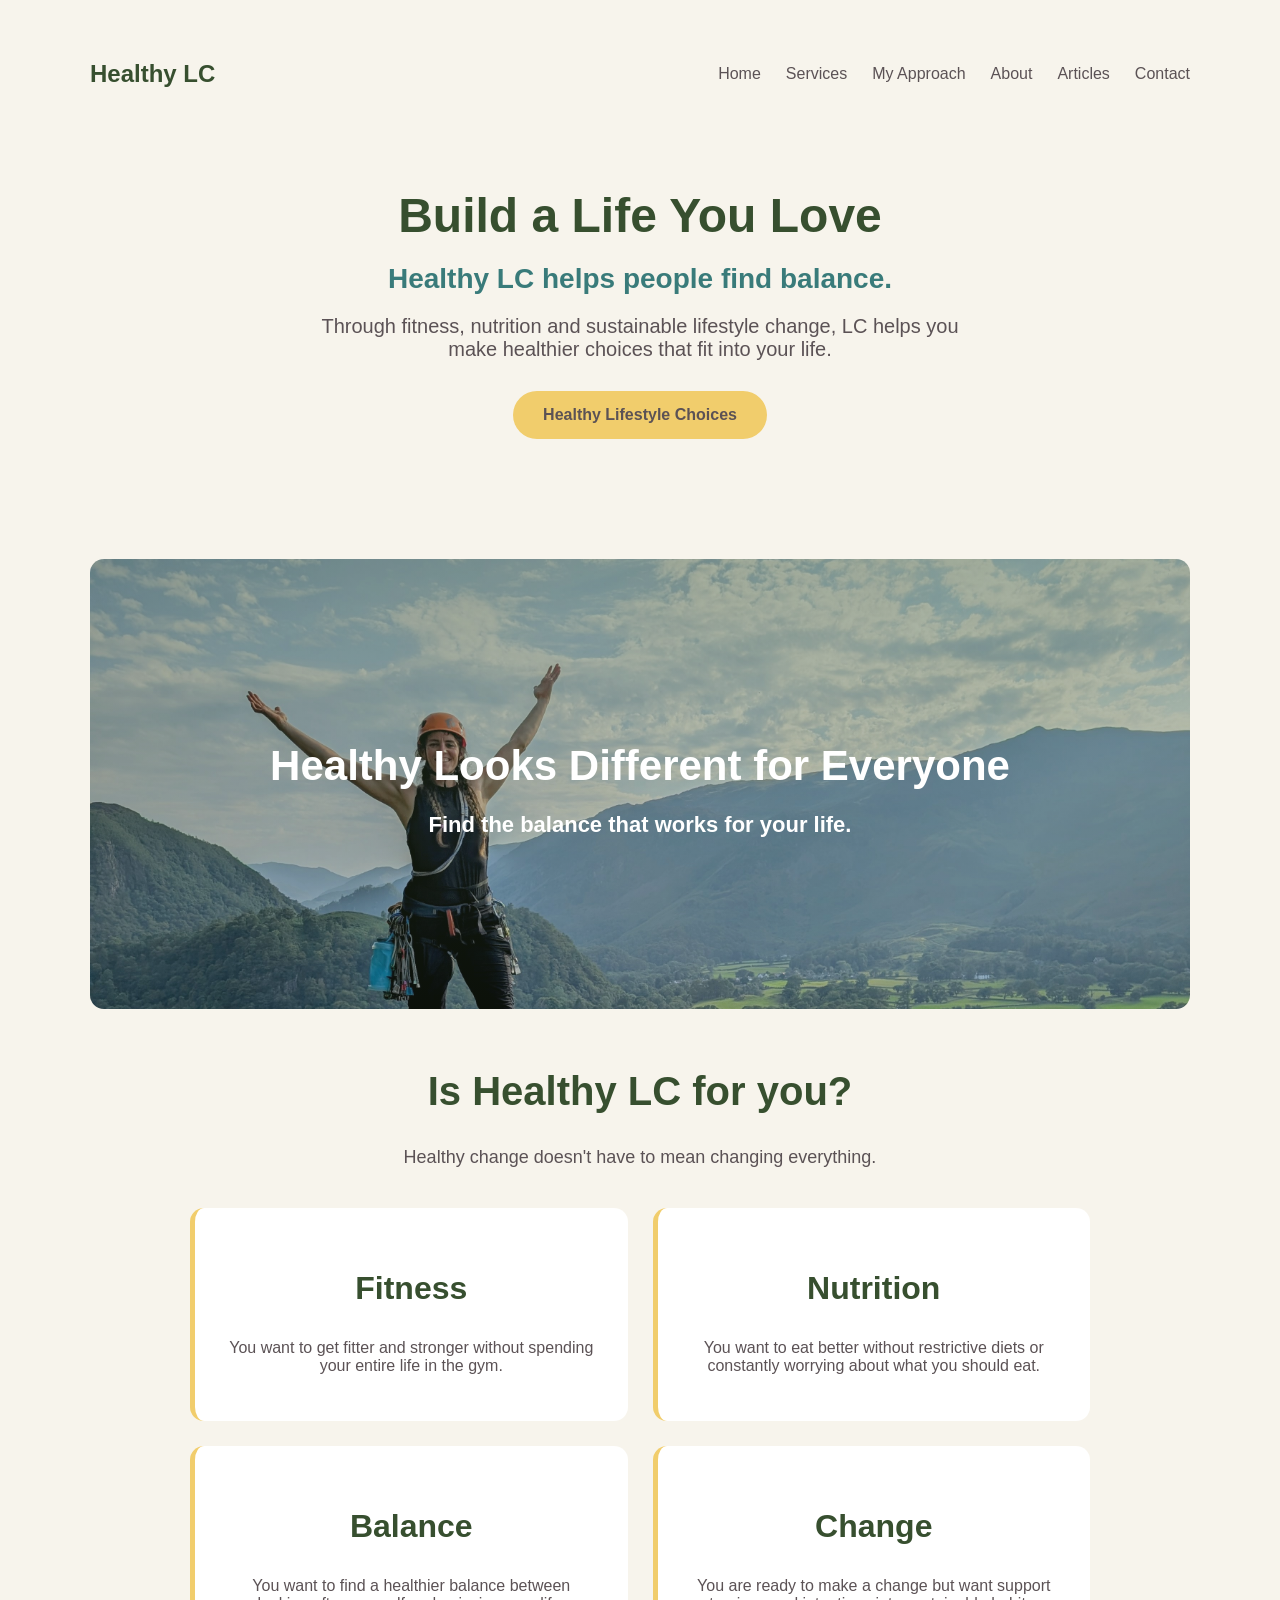
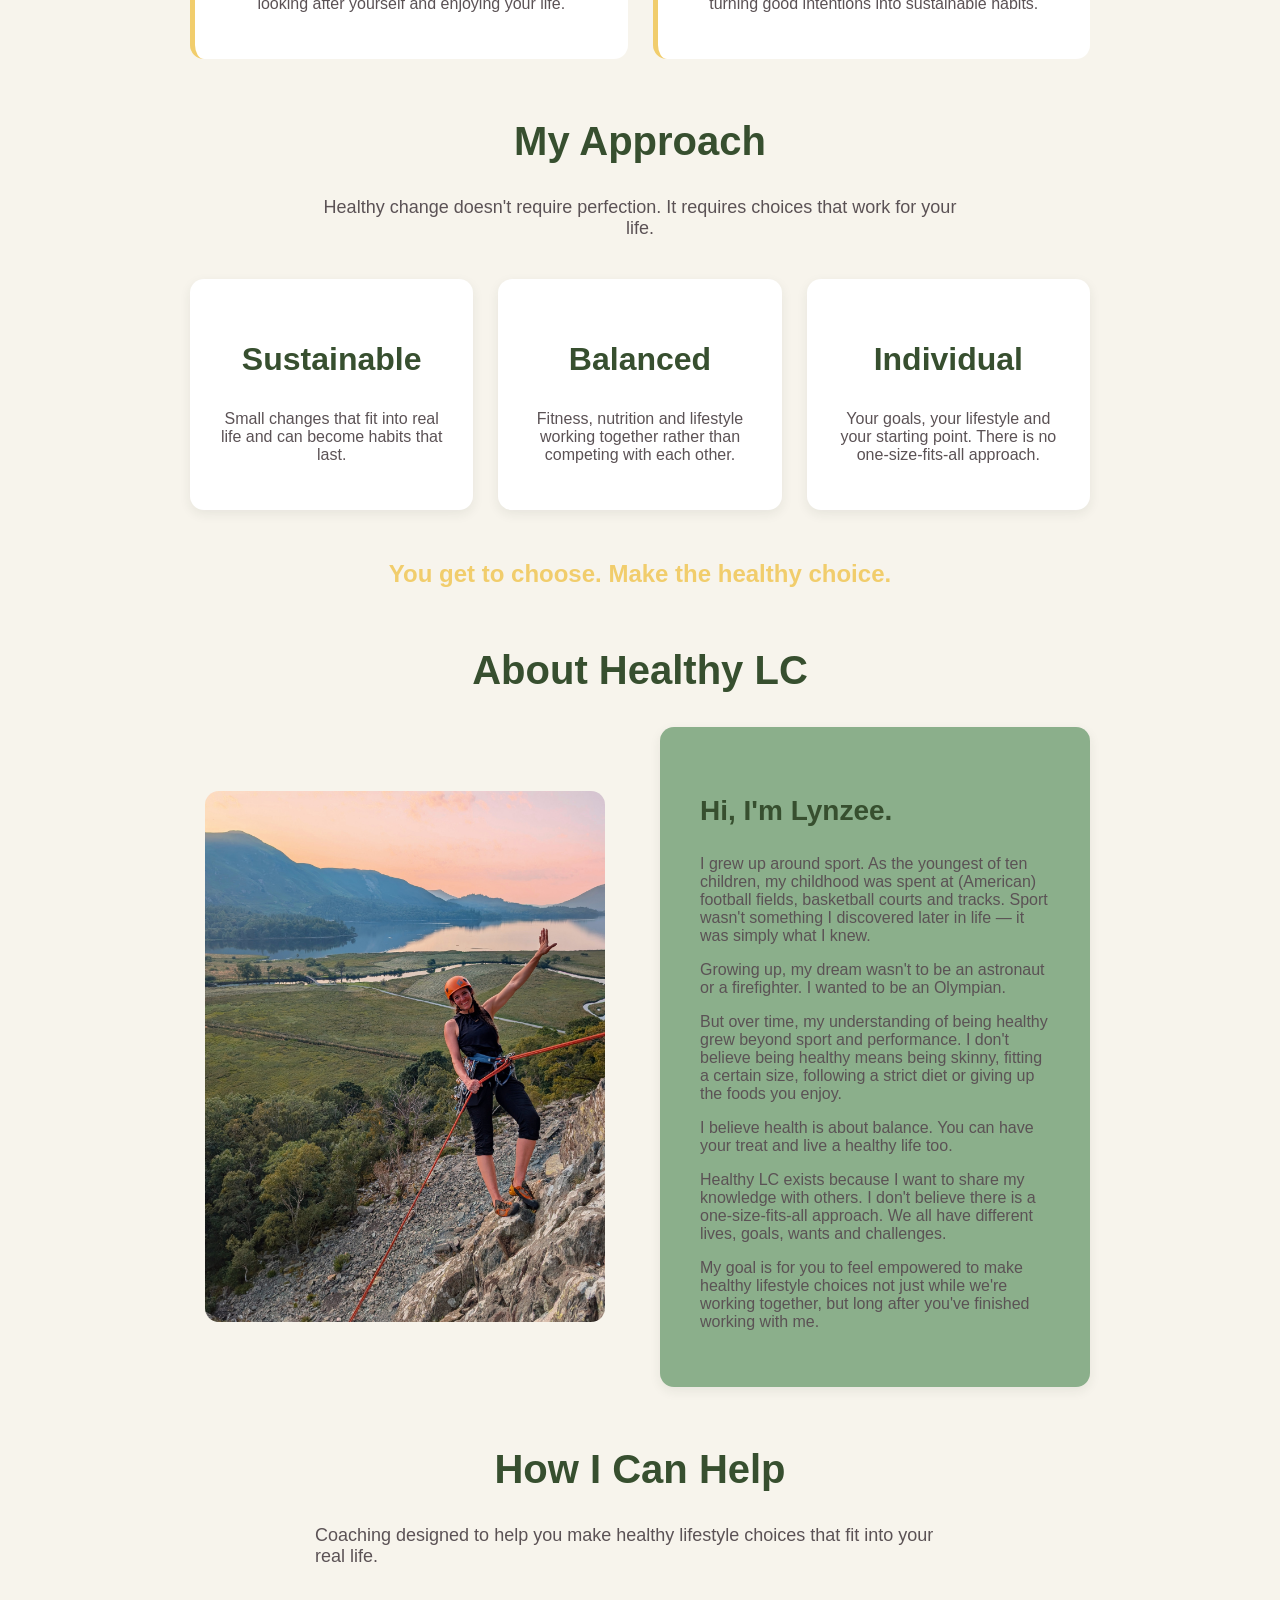
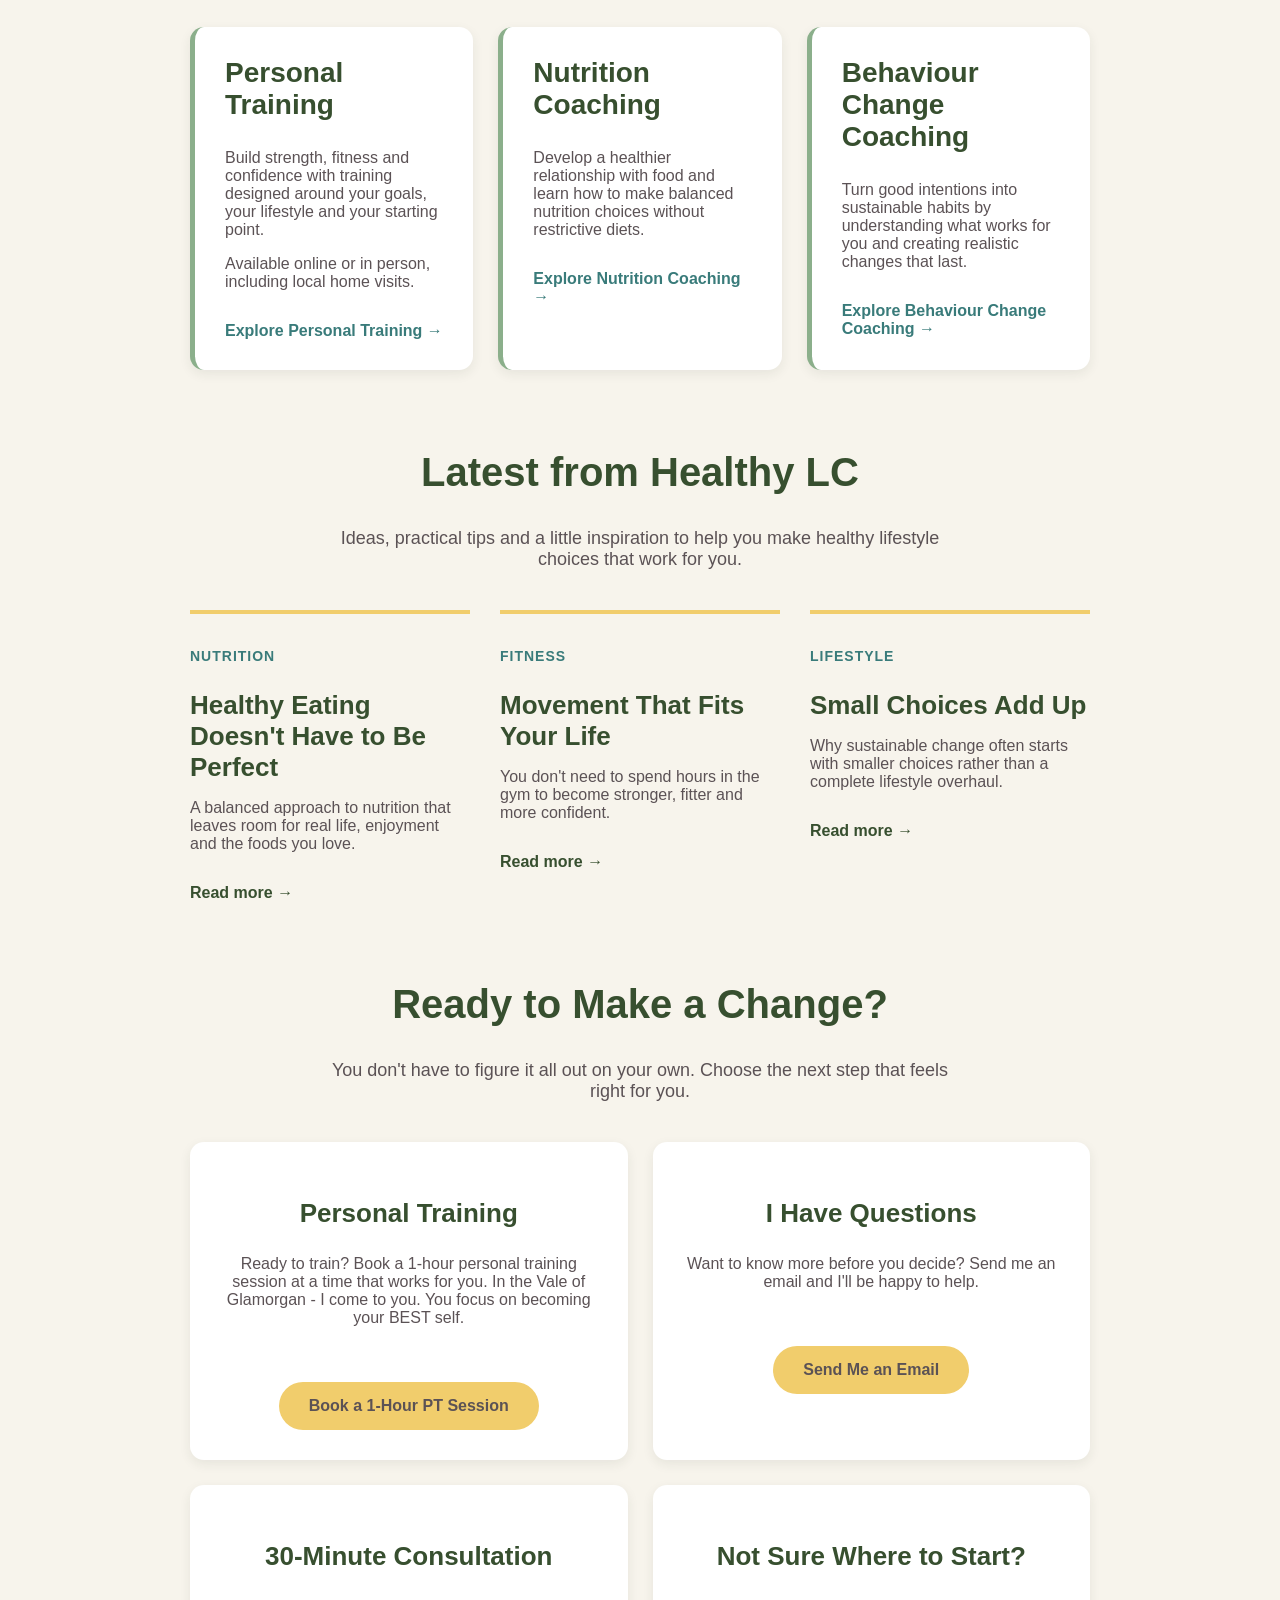
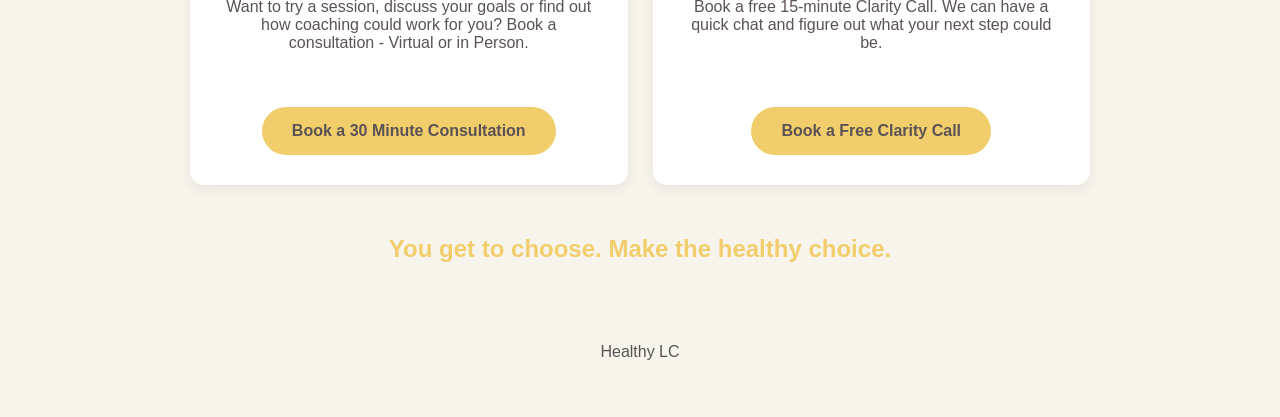
<file: index.html>
<!DOCTYPE html>
<html lang="en">
<head>
    <meta charset="UTF-8">
    <meta name="viewport" content="width=device-width, initial-scale=1.0">

    <title>Healthy LC | Personal Training, Nutrition & Lifestyle Coaching</title>
    <meta name="description" content="Healthy LC offers personal training, nutrition and behaviour change coaching to help you build sustainable healthy lifestyle choices that fit your life.">

    <link rel="stylesheet" href="css/style.css">

    <script type="application/ld+json">
{
    "@context": "https://schema.org",
    "@type": "ProfessionalService",
    "name": "Healthy LC",
    "url": "https://healthylc.com",
    "description": "Personal training, nutrition and behaviour change coaching focused on sustainable healthy lifestyle choices.",
    "areaServed": {
        "@type": "Place",
        "name": "Vale of Glamorgan"
    }
}
</script>
</head>

<body>

    <nav class="navbar">
        
        <a href="index.html" class="logo">Healthy LC</a>
        
        <div class="nav-links">

            <a href="index.html">Home</a>
            <a href="#services">Services</a>
            <a href="#approach">My Approach</a>
            <a href="#about">About</a>
            <a href="#articles">Articles</a>
            <a href="#contact">Contact</a>

        </div>
        
    </nav>
    <header>
        <h1>Build a Life You Love</h1>

        <p class="hero-statement">
            Healthy LC helps people find balance.
        </p>

        <p>
            Through fitness, nutrition and sustainable lifestyle change, LC helps you make healthier choices that fit into your life.
        </p>
        
        <a href="#services" class="cta-button">
            Healthy Lifestyle Choices
        </a> 
        
    </header>
    
    <main>

        <section class="lifestyle-banner">

    <div class="banner-content">
        
        <h2>Healthy Looks Different for Everyone</h2>

        <p>
            Find the balance that works for your life.
        </p>

    </div>

</section>

    <section id="who">

    <h2>Is Healthy LC for you?</h2>

    <p>
        Healthy change doesn't have to mean changing everything.
    </p>

    <div class="audience-grid">

        <div class="audience-card">
            <h3>Fitness</h3>
            <p>
                You want to get fitter and stronger without spending
                your entire life in the gym.
            </p>
        </div>

        <div class="audience-card">
            <h3>Nutrition</h3>
            <p>
                You want to eat better without restrictive diets
                or constantly worrying about what you should eat.
            </p>
        </div>

        <div class="audience-card">
            <h3>Balance</h3>
            <p>
                You want to find a healthier balance between
                looking after yourself and enjoying your life.
            </p>
        </div>

        <div class="audience-card">
            <h3>Change</h3>
            <p>
                You are ready to make a change but want support
                turning good intentions into sustainable habits.
            </p>
        </div>

    </div>
    </section>

<section id="approach">

    <h2>My Approach</h2>

    <p class="section-intro">
        Healthy change doesn't require perfection.
        It requires choices that work for your life.
    </p>

    <div class="approach-grid">

        <div class="approach-card">
            <h3>Sustainable</h3>
            <p>
                Small changes that fit into real life
                and can become habits that last.
            </p>
        </div>

        <div class="approach-card">
            <h3>Balanced</h3>
            <p>
                Fitness, nutrition and lifestyle working
                together rather than competing with each other.
            </p>
        </div>

        <div class="approach-card">
            <h3>Individual</h3>
            <p>
                Your goals, your lifestyle and your starting point.
                There is no one-size-fits-all approach.
            </p>
        </div>

    </div>

    <p class="approach-philosophy">
        You get to choose. Make the healthy choice.
    </p>
</section>


    
<section id="about">

    <h2>About Healthy LC</h2>

   <div class="about-content">

    <div class="about-image">
        <img src="images/Lynzee climbing - lake view.jpg" alt="Lynzee rock climbing in the Lake District">
    </div>

    <div class="about-text">

            <h3>Hi, I'm Lynzee.</h3>

            <p>
                I grew up around sport. As the youngest of ten children, my childhood was spent at (American) football fields, basketball courts and tracks. Sport wasn't something I discovered later in life — it was simply what I knew.
            </p>

            <p>
                Growing up, my dream wasn't to be an astronaut or a firefighter. I wanted to be an Olympian.
            </p>

            <p>
                But over time, my understanding of being healthy grew beyond sport and performance. I don't believe being healthy means being skinny, fitting a certain size, following a strict diet or giving up the foods you enjoy.
            </p>

            <p>
                I believe health is about balance. You can have your treat and live a healthy life too.
            </p>

            <p>
                Healthy LC exists because I want to share my knowledge with others. I don't believe there is a one-size-fits-all approach. We all have different lives, goals, wants and challenges.
            </p>

            <p>
                My goal is for you to feel empowered to make healthy
                lifestyle choices not just while we're working together,
                but long after you've finished working with me.
            </p>

        </div>

    </div>

</section>

    <section id="services">

    <h2>How I Can Help</h2>

    <p class="section-intro">
        Coaching designed to help you make healthy lifestyle choices
        that fit into your real life.
    </p>

    <div class="services-grid">

        <div class="service-card">
            <h3>Personal Training</h3>

            <p>
                Build strength, fitness and confidence with training
                designed around your goals, your lifestyle and your
                starting point.
            </p>

            <p>
                Available online or in person, including local
                home visits.
            </p>

            <a href="services/personal-training.html" class="service-link">
    Explore Personal Training →
</a>
        </div>

        <div class="service-card">
            <h3>Nutrition Coaching</h3>

            <p>
                Develop a healthier relationship with food and learn
                how to make balanced nutrition choices without
                restrictive diets.
            </p>

            <a href="services/nutrition-coaching.html" class="service-link">
    Explore Nutrition Coaching →
</a>
            
        </div>

        <div class="service-card">
            <h3>Behaviour Change Coaching</h3>

            <p>
                Turn good intentions into sustainable habits by
                understanding what works for you and creating
                realistic changes that last.
            </p>

            <a href="#contact" class="service-link">
                Explore Behaviour Change Coaching →
            </a>
        </div>

    </div>

</section>

<section id="articles">

    <h2> Latest from Healthy LC</h2>

    <p class="section-intro">
        Ideas, practical tips and a little inspiration to help you make healthy lifestyle choices that work for you.
    </p>

    <div class="articles-grid">

        <article class="article-preview">
            <p class="article-category">Nutrition</p>

            <h3>Healthy Eating Doesn't Have to Be Perfect</h3>

            <p>
                A balanced approach to nutrition that leaves room for real life, enjoyment and the foods you love.
            </p>

           <a href="articles/healthy-eating-doesnt-have-to-be-perfect.html"
   class="article-link"
   aria-label="Read Healthy Eating Doesn't Have to Be Perfect">
    Read more →
</a>

        </article>

        <article class="article-preview">
            <p class="article-category">Fitness</p>

            <h3>Movement That Fits Your Life</h3>

            <p>
                You don't need to spend hours in the gym to become stronger, fitter and more confident.
            </p>

            <a href="#"
   class="article-link"
   aria-label="Read Movement That Fits Your Life">
    Read more →
</a>
        </article>

        <article class="article-preview">
            <p class="article-category">Lifestyle</p>

            <h3>Small Choices Add Up</h3>

            <p>
                Why sustainable change often starts with smaller choices rather than a complete lifestyle overhaul.
            </p>

           <a href="#"
   class="article-link"
   aria-label="Read Small Choices Add Up">
    Read more →
</a>
        </article>
    </div>
</section>
    

<section id="contact">

    <h2>Ready to Make a Change?</h2>

    <p class="section-intro">
        You don't have to figure it all out on your own.
        Choose the next step that feels right for you.
    </p>

    <div class="contact-grid">

        <div class="contact-card">
    <h3>Personal Training</h3>

    <p>
        Ready to train? Book a 1-hour personal training
        session at a time that works for you. In the Vale of Glamorgan - I come to you. You focus on becoming your BEST self. 
    </p>

    <a href="https://calendar.app.google/BJjdGNmG5R8dEC5AA"
       class="cta-button"
       target="_blank"
       rel="noopener">
        Book a 1-Hour PT Session
    </a>
</div>


        <div class="contact-card">
            <h3>I Have Questions</h3>

            <p>
                Want to know more before you decide?
                Send me an email and I'll be happy to help.
            </p>

           <a href="mailto:lynzeecrosland@healthylc.com?subject=Healthy%20LC%20Enquiry" class="cta-button">
    Send Me an Email
</a>
        </div>

        <div class="contact-card">
    <h3>30-Minute Consultation</h3>

    <p>
        Want to try a session, discuss your goals or find out how
        coaching could work for you? Book a consultation - Virtual or in Person. 
    </p>

    <a href="https://calendar.app.google/MZbb2FypmEGZ3QE39"
       class="cta-button"
       target="_blank"
       rel="noopener">
        Book a 30 Minute Consultation
    </a>
</div>


        <div class="contact-card">
    <h3>Not Sure Where to Start?</h3>

    <p>
        Book a free 15-minute Clarity Call.
        We can have a quick chat and figure out
        what your next step could be.
    </p>

    <a href="https://calendar.app.google/hA4MZDWk83xb7VYh6"
       class="cta-button"
       target="_blank"
       rel="noopener">
        Book a Free Clarity Call
    </a>
</div>

    </div>

    <p class="contact-philosophy">
        You get to choose. Make the healthy choice.
    </p>

</section>
        </main>

    
    <footer>
        <p>Healthy LC</p>
    </footer>
    
</body>
</html>
</file>
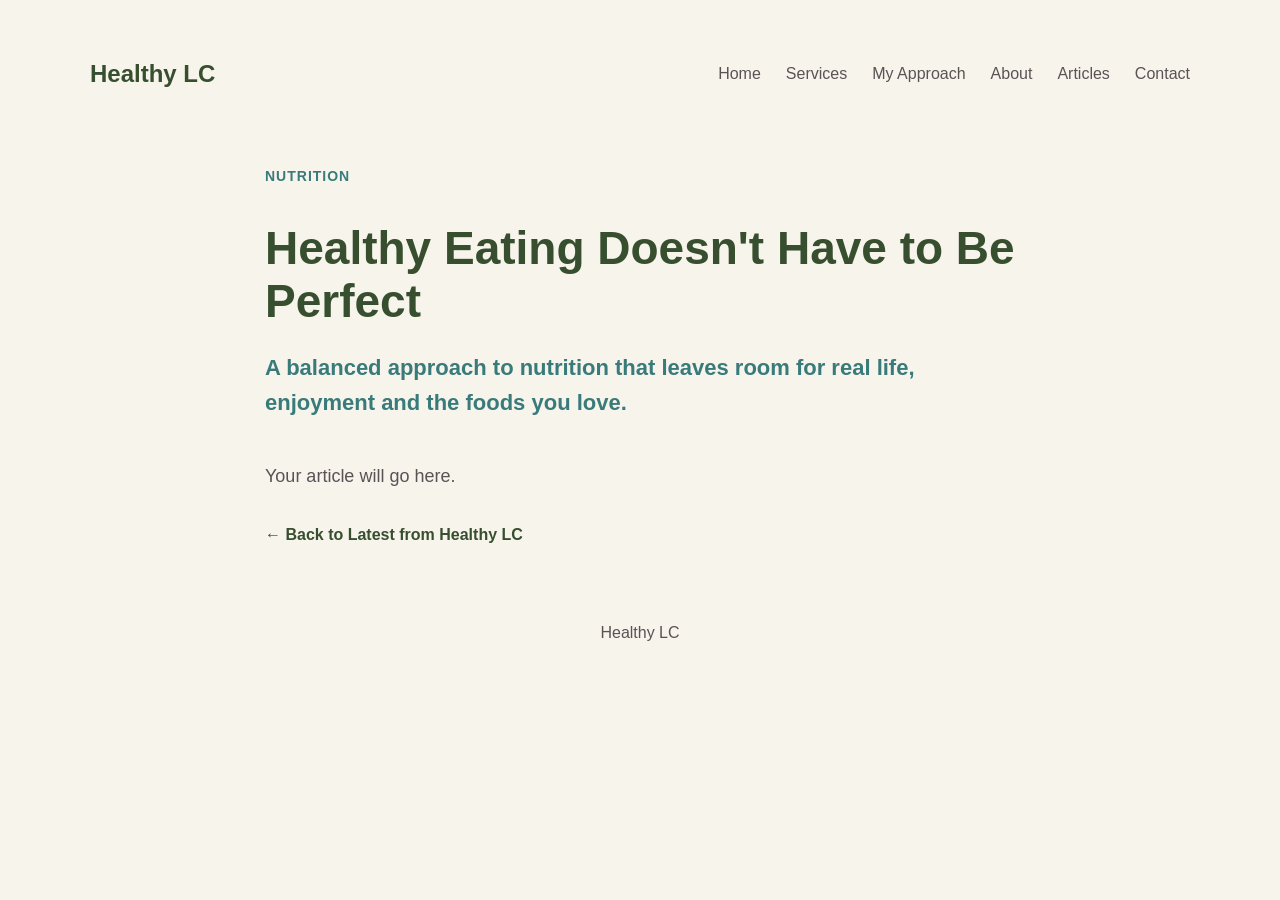
<file: articles/healthy eating doesn't have to be perfect.html>
<!DOCTYPE html>
<html lang="en">

<head>
    <meta charset="UTF-8">
    <meta name="viewport" content="width=device-width, initial-scale=1.0">

    <title>Healthy Eating Doesn't Have to Be Perfect | Healthy LC</title>

    <link rel="stylesheet" href="../css/style.css">
</head>

<body>

    <nav class="navbar">

        <a href="../index.html" class="logo">Healthy LC</a>

        <div class="nav-links">
            <a href="../index.html">Home</a>
            <a href="../index.html#services">Services</a>
            <a href="../index.html#approach">My Approach</a>
            <a href="../index.html#about">About</a>
            <a href="../index.html#articles">Articles</a>
            <a href="../index.html#contact">Contact</a>
        </div>

    </nav>

    <main>

        <article class="full-article">

            <p class="article-category">Nutrition</p>

            <h1>Healthy Eating Doesn't Have to Be Perfect</h1>

            <p class="article-intro">
                A balanced approach to nutrition that leaves room
                for real life, enjoyment and the foods you love.
            </p>

            <p>
                Your article will go here.
            </p>

            <a href="../index.html#articles" class="article-link">
                ← Back to Latest from Healthy LC
            </a>

        </article>

    </main>

    <footer>
        <p>Healthy LC</p>
    </footer>

</body>

</html>
</file>
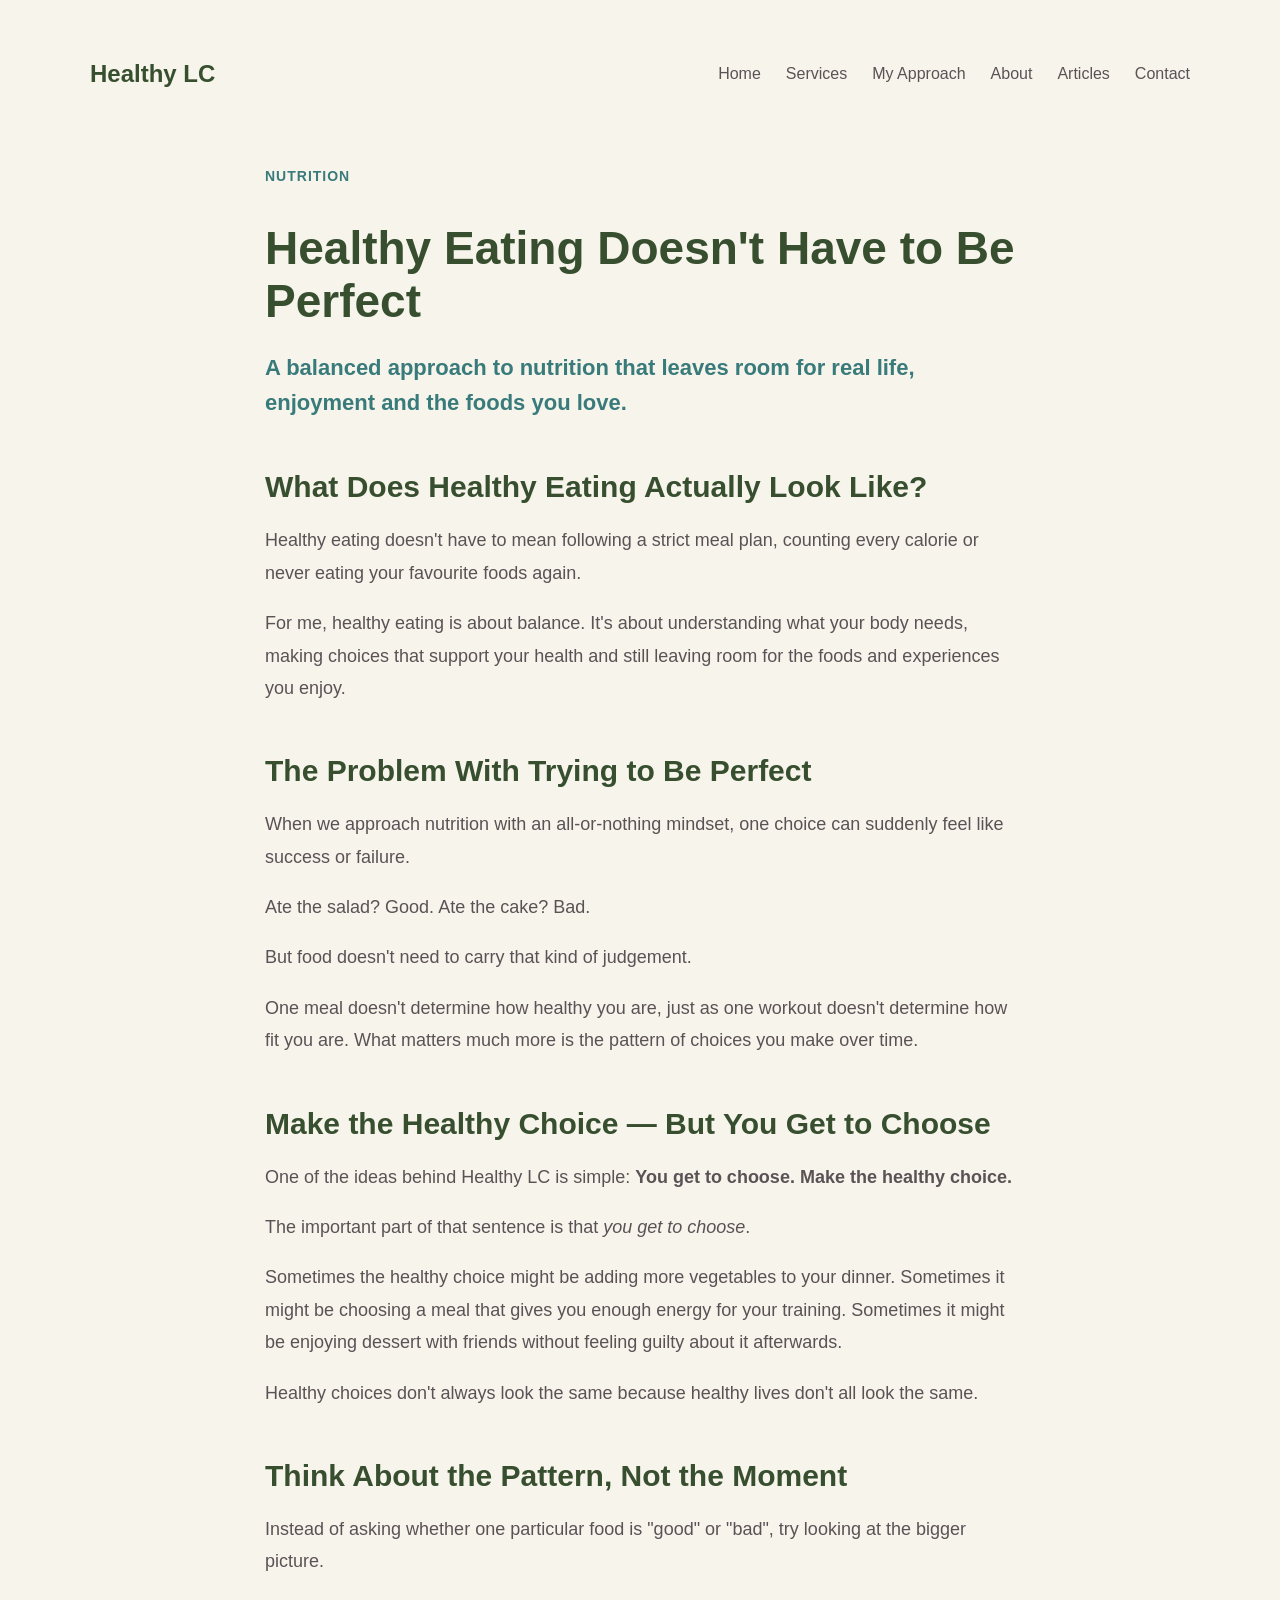
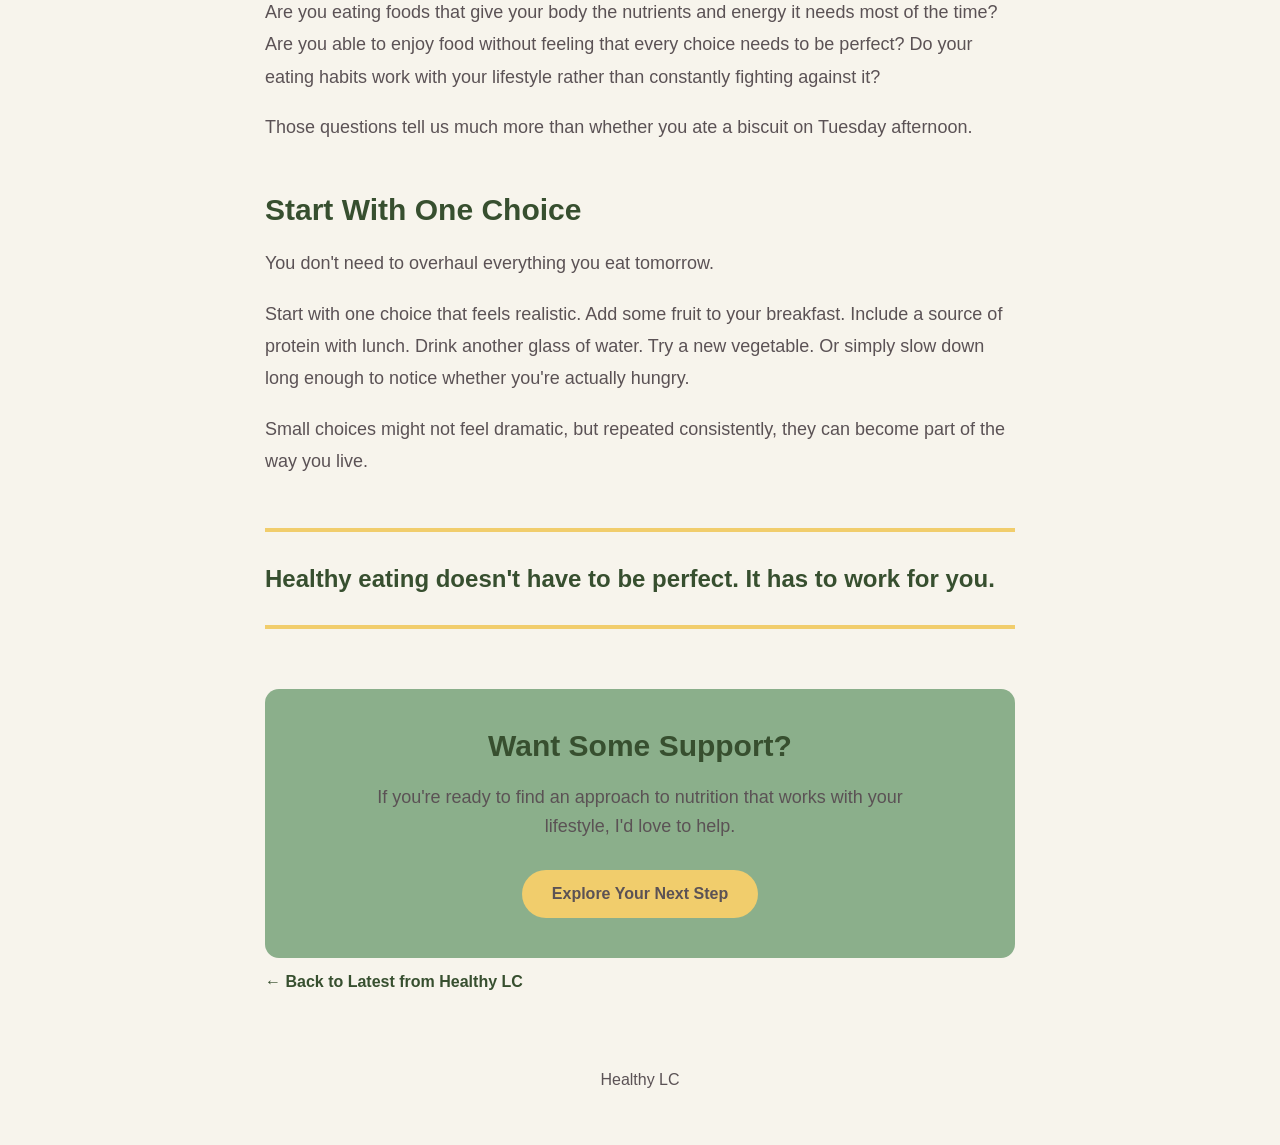
<file: articles/healthy-eating-doesnt-have-to-be-perfect.html>
<!DOCTYPE html>
<html lang="en">

<head>
    <meta charset="UTF-8">
    <meta name="viewport" content="width=device-width, initial-scale=1.0">

<title>Healthy Eating Doesn't Have to Be Perfect | Healthy LC</title>

<meta name="description" content="Healthy eating doesn't require perfection. Explore a balanced approach to nutrition, sustainable choices and enjoying food without an all-or-nothing mindset.">
    <link rel="stylesheet" href="../css/style.css">
</head>

<body>

    <nav class="navbar">

        <a href="../index.html" class="logo">Healthy LC</a>

        <div class="nav-links">
            <a href="../index.html">Home</a>
            <a href="../index.html#services">Services</a>
            <a href="../index.html#approach">My Approach</a>
            <a href="../index.html#about">About</a>
            <a href="../index.html#articles">Articles</a>
            <a href="../index.html#contact">Contact</a>
        </div>

    </nav>

    <main>

        <article class="full-article">

            <p class="article-category">Nutrition</p>

            <h1>Healthy Eating Doesn't Have to Be Perfect</h1>

            <p class="article-intro">
                A balanced approach to nutrition that leaves room
                for real life, enjoyment and the foods you love.
            </p>

            <h2>What Does Healthy Eating Actually Look Like?</h2>

<p>
    Healthy eating doesn't have to mean following a strict meal plan,
    counting every calorie or never eating your favourite foods again.
</p>

<p>
    For me, healthy eating is about balance. It's about understanding
    what your body needs, making choices that support your health and
    still leaving room for the foods and experiences you enjoy.
</p>

<h2>The Problem With Trying to Be Perfect</h2>

<p>
    When we approach nutrition with an all-or-nothing mindset, one
    choice can suddenly feel like success or failure.
</p>

<p>
    Ate the salad? Good.
    Ate the cake? Bad.
</p>

<p>
    But food doesn't need to carry that kind of judgement.
</p>

<p>
    One meal doesn't determine how healthy you are, just as one workout
    doesn't determine how fit you are. What matters much more is the
    pattern of choices you make over time.
</p>

<h2>Make the Healthy Choice — But You Get to Choose</h2>

<p>
    One of the ideas behind Healthy LC is simple:
    <strong>You get to choose. Make the healthy choice.</strong>
</p>

<p>
    The important part of that sentence is that <em>you get to choose</em>.
</p>

<p>
    Sometimes the healthy choice might be adding more vegetables to your
    dinner. Sometimes it might be choosing a meal that gives you enough
    energy for your training. Sometimes it might be enjoying dessert with
    friends without feeling guilty about it afterwards.
</p>

<p>
    Healthy choices don't always look the same because healthy lives
    don't all look the same.
</p>

<h2>Think About the Pattern, Not the Moment</h2>

<p>
    Instead of asking whether one particular food is "good" or "bad",
    try looking at the bigger picture.
</p>

<p>
    Are you eating foods that give your body the nutrients and energy
    it needs most of the time? Are you able to enjoy food without feeling
    that every choice needs to be perfect? Do your eating habits work
    with your lifestyle rather than constantly fighting against it?
</p>

<p>
    Those questions tell us much more than whether you ate a biscuit
    on Tuesday afternoon.
</p>

<h2>Start With One Choice</h2>

<p>
    You don't need to overhaul everything you eat tomorrow.
</p>

<p>
    Start with one choice that feels realistic. Add some fruit to your
    breakfast. Include a source of protein with lunch. Drink another
    glass of water. Try a new vegetable. Or simply slow down long enough
    to notice whether you're actually hungry.
</p>

<p>
    Small choices might not feel dramatic, but repeated consistently,
    they can become part of the way you live.
</p>

<p class="article-closing">
    Healthy eating doesn't have to be perfect. It has to work for you.
</p>

<div class="article-cta">

    <h2>Want Some Support?</h2>

    <p>
        If you're ready to find an approach to nutrition that works
        with your lifestyle, I'd love to help.
    </p>

    <a href="../index.html#contact" class="cta-button">
        Explore Your Next Step
    </a>

</div>

            <a href="../index.html#articles" class="article-link">
                ← Back to Latest from Healthy LC
            </a>

        </article>

    </main>

    <footer>
        <p>Healthy LC</p>
    </footer>

</body>

</html>
</file>
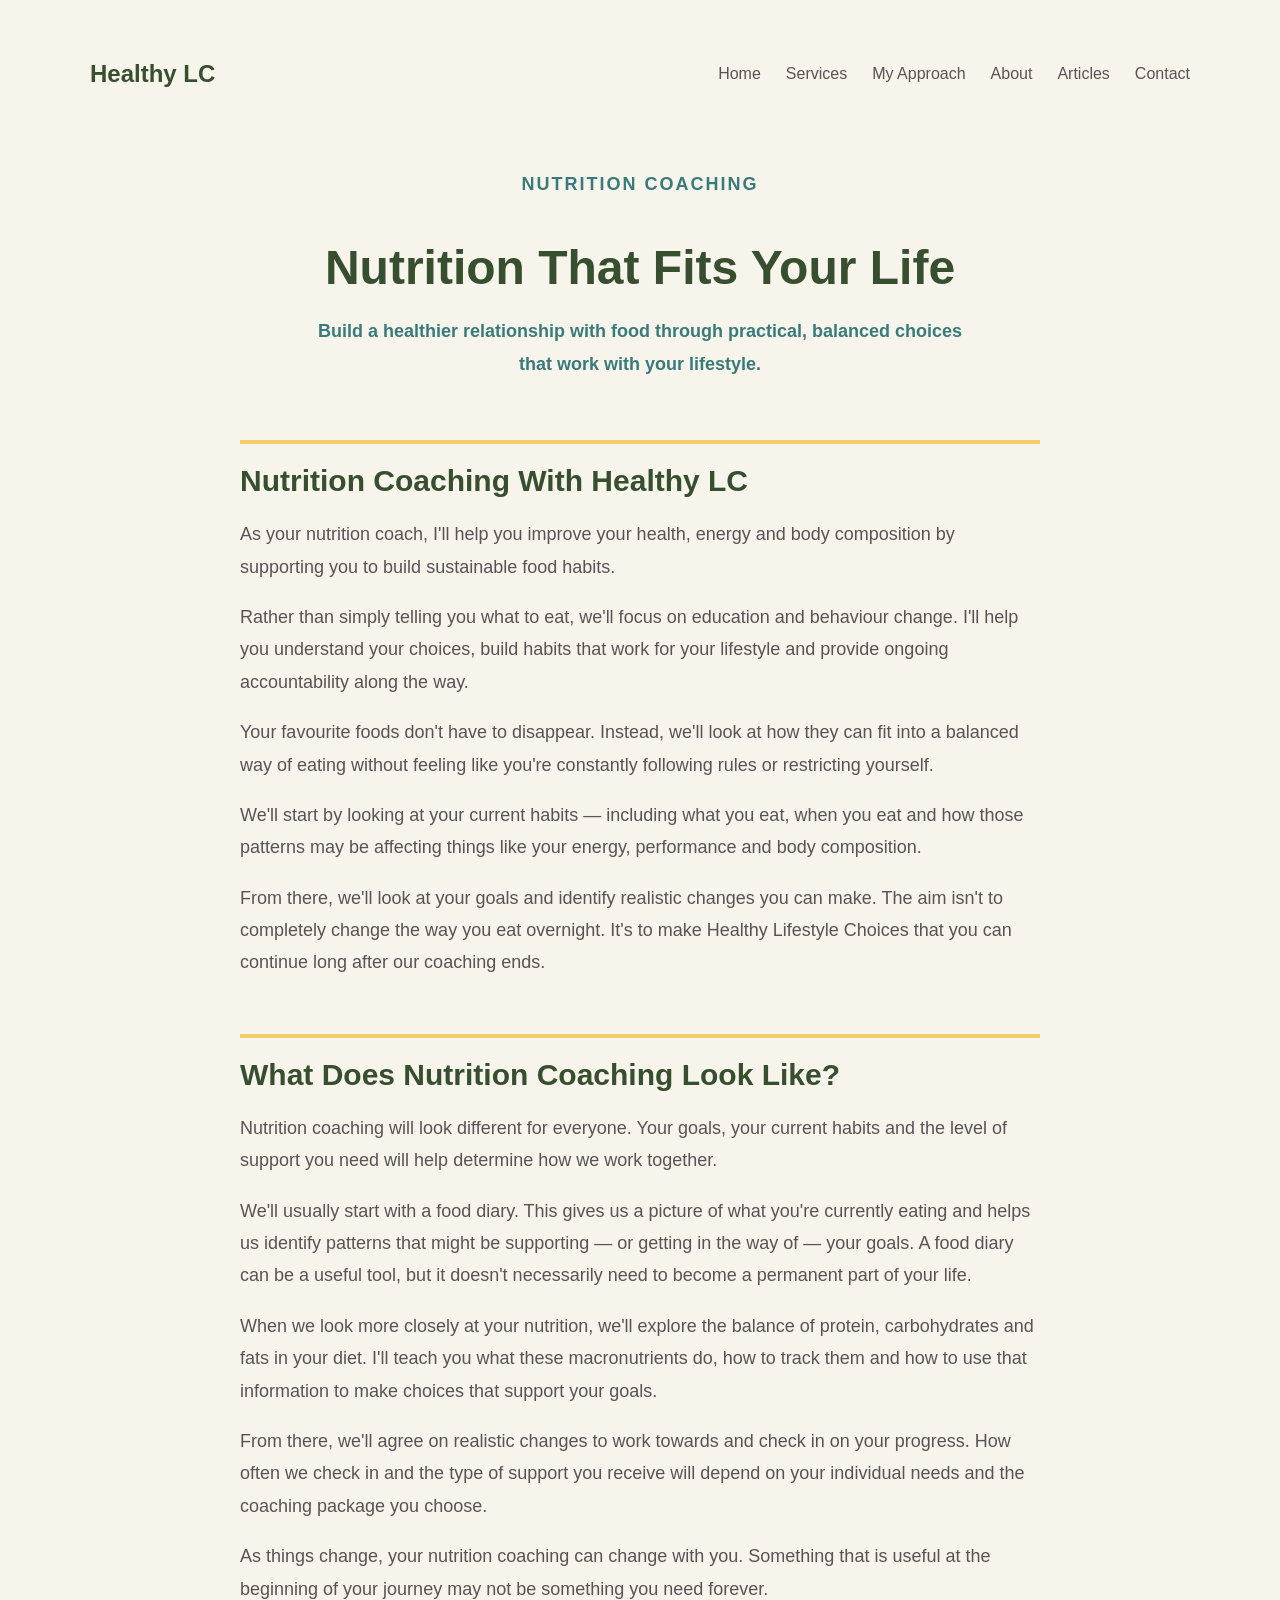
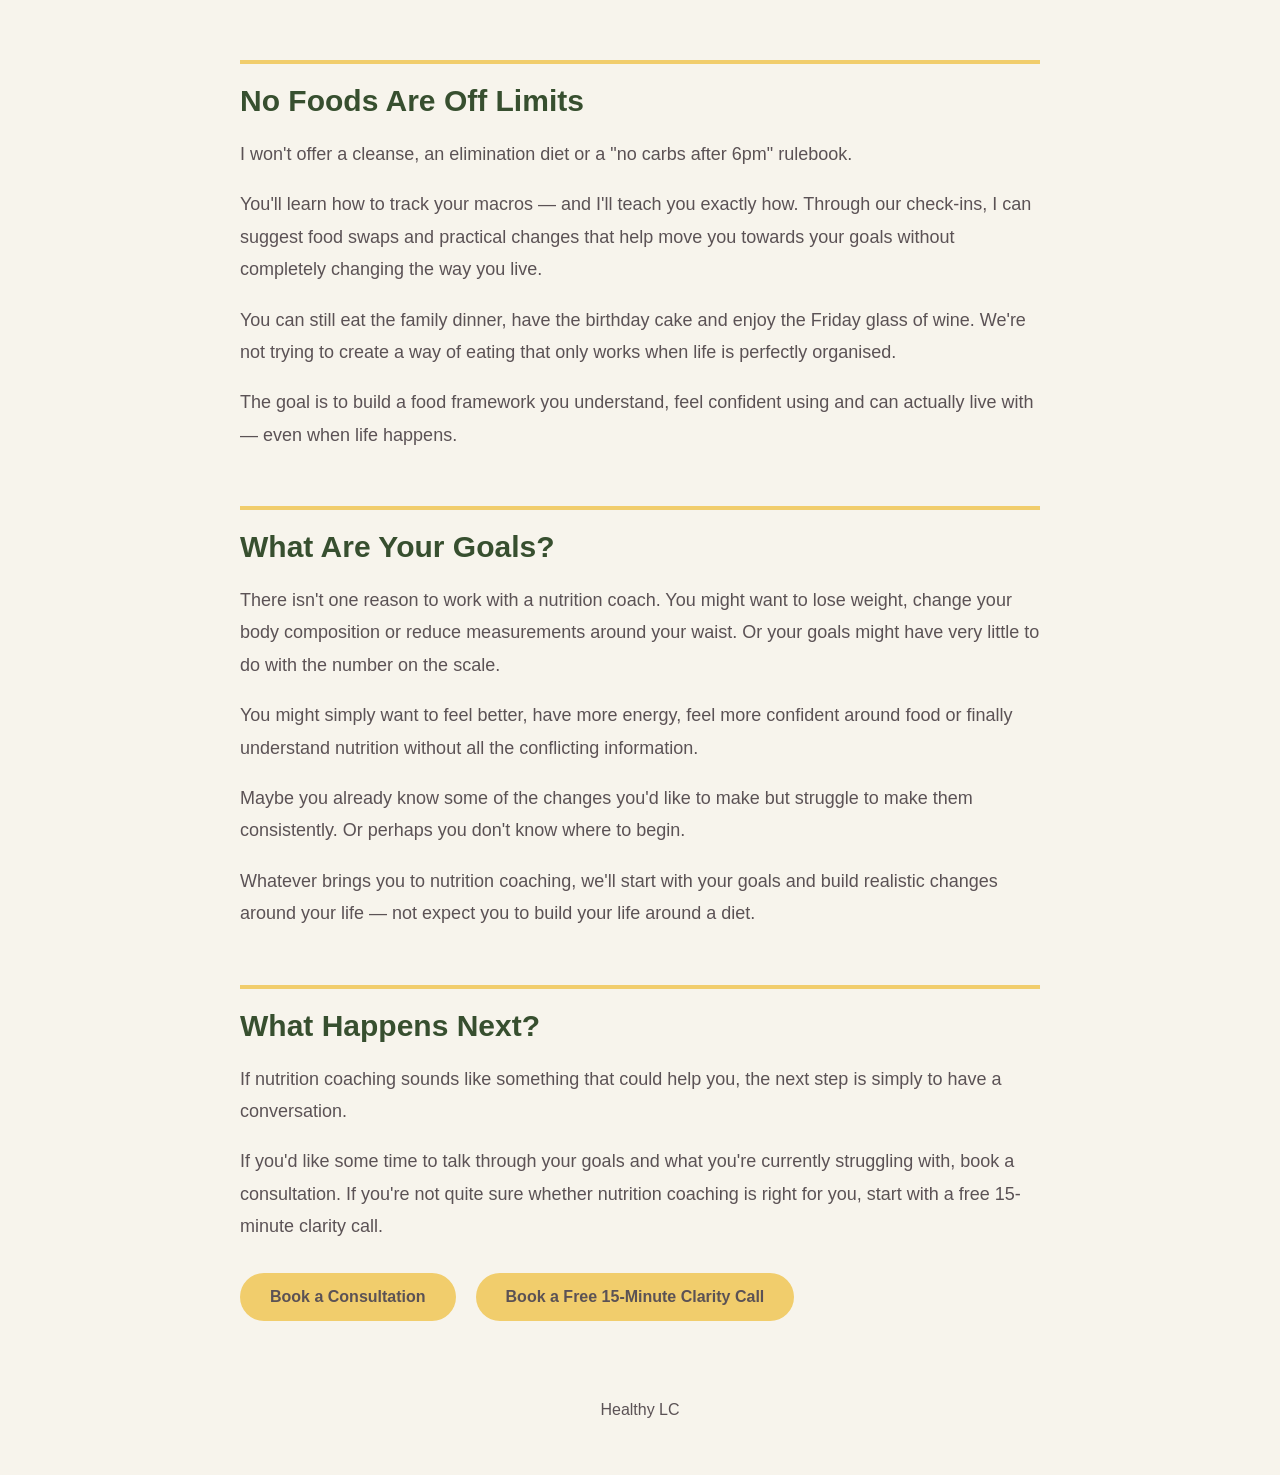
<file: services/nutrition-coaching.html>
<!DOCTYPE html>
<html lang="en">

<head>
    <meta charset="UTF-8">
    <meta name="viewport" content="width=device-width, initial-scale=1.0">

   <title>Nutrition Coaching | Healthy LC</title>

<meta name="description" content="Nutrition coaching with Healthy LC to help you build balanced, sustainable eating habits that work with your lifestyle.">
    <link rel="stylesheet" href="../css/style.css">
</head>

<body>

    <nav class="navbar">

        <a href="../index.html" class="logo">Healthy LC</a>

        <div class="nav-links">
            <a href="../index.html">Home</a>
            <a href="../index.html#services">Services</a>
            <a href="../index.html#approach">My Approach</a>
            <a href="../index.html#about">About</a>
            <a href="../index.html#articles">Articles</a>
            <a href="../index.html#contact">Contact</a>
        </div>

    </nav>

    <main>

        <section class="service-page">

    <p class="service-category">NUTRITION COACHING</p>

    <h1>Nutrition That Fits Your Life</h1>

    <p class="service-intro">
        Build a healthier relationship with food through practical,
        balanced choices that work with your lifestyle.
    </p>

          <h2>Nutrition Coaching With Healthy LC</h2>

<p>
    As your nutrition coach, I'll help you improve your health, energy
    and body composition by supporting you to build sustainable food habits.
</p>

<p>
    Rather than simply telling you what to eat, we'll focus on education
    and behaviour change. I'll help you understand your choices, build
    habits that work for your lifestyle and provide ongoing accountability
    along the way.
</p>

<p>
    Your favourite foods don't have to disappear. Instead, we'll look at
    how they can fit into a balanced way of eating without feeling like
    you're constantly following rules or restricting yourself.
</p>

<p>
    We'll start by looking at your current habits — including what you eat,
    when you eat and how those patterns may be affecting things like your
    energy, performance and body composition.
</p>

<p>
    From there, we'll look at your goals and identify realistic changes
    you can make. The aim isn't to completely change the way you eat
    overnight. It's to make Healthy Lifestyle Choices that you can
    continue long after our coaching ends.
</p>

          <h2>What Does Nutrition Coaching Look Like?</h2>

<p>
    Nutrition coaching will look different for everyone. Your goals,
    your current habits and the level of support you need will help
    determine how we work together.
</p>

<p>
    We'll usually start with a food diary. This gives us a picture of
    what you're currently eating and helps us identify patterns that
    might be supporting — or getting in the way of — your goals.
    A food diary can be a useful tool, but it doesn't necessarily need
    to become a permanent part of your life.
</p>

<p>
    When we look more closely at your nutrition, we'll explore the
    balance of protein, carbohydrates and fats in your diet. I'll teach
    you what these macronutrients do, how to track them and how to use
    that information to make choices that support your goals.
</p>

<p>
    From there, we'll agree on realistic changes to work towards and
    check in on your progress. How often we check in and the type of
    support you receive will depend on your individual needs and the
    coaching package you choose.
</p>

<p>
    As things change, your nutrition coaching can change with you.
    Something that is useful at the beginning of your journey may not
    be something you need forever.
</p>

          <h2>No Foods Are Off Limits</h2>

<p>
    I won't offer a cleanse, an elimination diet or a "no carbs after 6pm"
    rulebook.
</p>

<p>
    You'll learn how to track your macros — and I'll teach you exactly
    how. Through our check-ins, I can suggest food swaps and practical
    changes that help move you towards your goals without completely
    changing the way you live.
</p>

<p>
    You can still eat the family dinner, have the birthday cake and enjoy
    the Friday glass of wine. We're not trying to create a way of eating
    that only works when life is perfectly organised.
</p>

<p>
    The goal is to build a food framework you understand, feel confident
    using and can actually live with — even when life happens.
</p>

          <h2>What Are Your Goals?</h2>

<p>
    There isn't one reason to work with a nutrition coach. You might want
    to lose weight, change your body composition or reduce measurements
    around your waist. Or your goals might have very little to do with
    the number on the scale.
</p>

<p>
    You might simply want to feel better, have more energy, feel more
    confident around food or finally understand nutrition without all
    the conflicting information.
</p>

<p>
    Maybe you already know some of the changes you'd like to make but
    struggle to make them consistently. Or perhaps you don't know where
    to begin.
</p>

<p>
    Whatever brings you to nutrition coaching, we'll start with your
    goals and build realistic changes around your life — not expect you
    to build your life around a diet.
</p>
          <h2>What Happens Next?</h2>

<p>
    If nutrition coaching sounds like something that could help you,
    the next step is simply to have a conversation.
</p>

<p>
    If you'd like some time to talk through your goals and what you're
    currently struggling with, book a consultation. If you're not quite
    sure whether nutrition coaching is right for you, start with a free
    15-minute clarity call.
</p>

<div class="service-actions">

    <a href="https://calendar.app.google/MZbb2FypmEGZ3QE39"
       class="cta-button"
       target="_blank"
       rel="noopener">
        Book a Consultation
    </a>

    <a href="https://calendar.app.google/hA4MZDWk83xb7VYh6"
       class="cta-button"
       target="_blank"
       rel="noopener">
        Book a Free 15-Minute Clarity Call
    </a>

</div>

          
    </main>

    <footer>
        <p>Healthy LC</p>
    </footer>

</body>

</html>
</file>
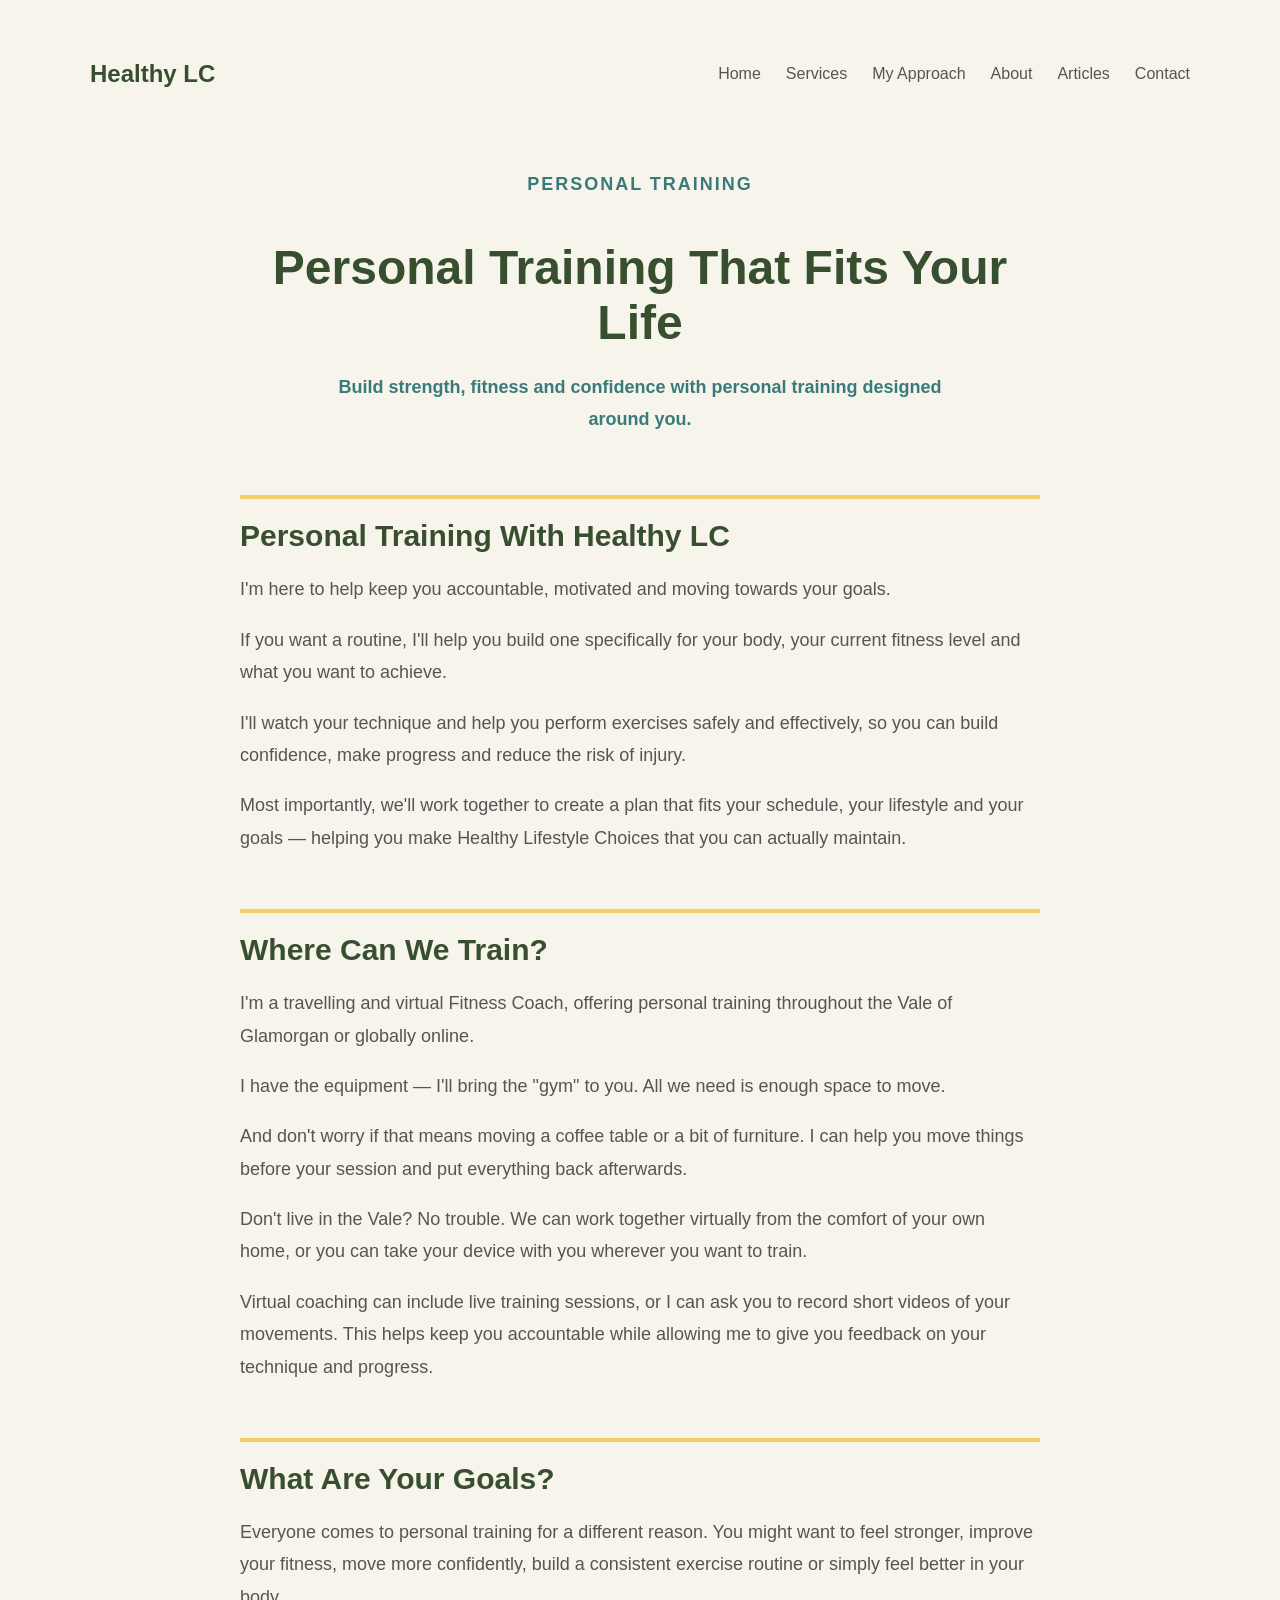
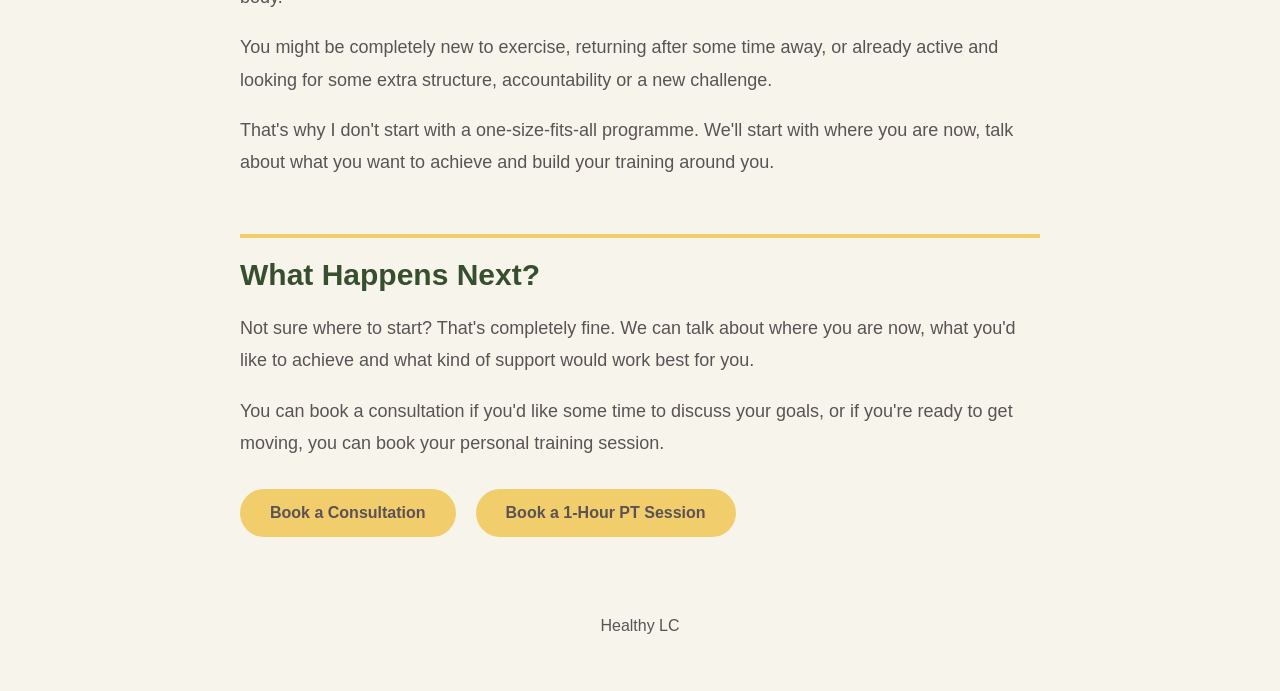
<file: services/personal-training.html>
<!DOCTYPE html>
<html lang="en">

<head>
    <meta charset="UTF-8">
    <meta name="viewport" content="width=device-width, initial-scale=1.0">

    <title>Personal Training in the Vale of Glamorgan | Healthy LC</title>

    <meta name="description" content="Personal training with Healthy LC in the Vale of Glamorgan or online, with individual coaching designed around your goals, lifestyle and starting point.">

    <link rel="stylesheet" href="../css/style.css">
</head>

<body>

    <nav class="navbar">

        <a href="../index.html" class="logo">Healthy LC</a>

        <div class="nav-links">
            <a href="../index.html">Home</a>
            <a href="../index.html#services">Services</a>
            <a href="../index.html#approach">My Approach</a>
            <a href="../index.html#about">About</a>
            <a href="../index.html#articles">Articles</a>
            <a href="../index.html#contact">Contact</a>
        </div>

    </nav>

    <main>

        <section class="service-page">

            <p class="service-category">PERSONAL TRAINING</p>

            <h1>Personal Training That Fits Your Life</h1>

            <p class="service-intro">
                Build strength, fitness and confidence with personal
                training designed around you.
            </p>
          
<h2>Personal Training With Healthy LC</h2>

<p>
    I'm here to help keep you accountable, motivated and moving towards your goals.
</p>

<p>
    If you want a routine, I'll help you build one specifically for your body,
    your current fitness level and what you want to achieve.
</p>

<p>
    I'll watch your technique and help you perform exercises safely and effectively,
    so you can build confidence, make progress and reduce the risk of injury.
</p>

<p>
    Most importantly, we'll work together to create a plan that fits your schedule,
    your lifestyle and your goals — helping you make Healthy Lifestyle Choices
    that you can actually maintain.
</p>

          <h2>Where Can We Train?</h2>

<p>
    I'm a travelling and virtual Fitness Coach, offering personal training
    throughout the Vale of Glamorgan or globally online.
</p>

<p>
    I have the equipment — I'll bring the "gym" to you. All we need is
    enough space to move.
</p>

<p>
    And don't worry if that means moving a coffee table or a bit of
    furniture. I can help you move things before your session and put
    everything back afterwards.
</p>

<p>
    Don't live in the Vale? No trouble. We can work together virtually
    from the comfort of your own home, or you can take your device with
    you wherever you want to train.
</p>

<p>
    Virtual coaching can include live training sessions, or I can ask you
    to record short videos of your movements. This helps keep you
    accountable while allowing me to give you feedback on your technique
    and progress.
</p>

         <h2>What Are Your Goals?</h2>

<p>
    Everyone comes to personal training for a different reason. You might
    want to feel stronger, improve your fitness, move more confidently,
    build a consistent exercise routine or simply feel better in your body.
</p>

<p>
    You might be completely new to exercise, returning after some time
    away, or already active and looking for some extra structure,
    accountability or a new challenge.
</p>

<p>
    That's why I don't start with a one-size-fits-all programme. We'll
    start with where you are now, talk about what you want to achieve
    and build your training around you.
</p>
        <h2>What Happens Next?</h2>

<p>
    Not sure where to start? That's completely fine. We can talk about
    where you are now, what you'd like to achieve and what kind of
    support would work best for you.
</p>

<p>
    You can book a consultation if you'd like some time to discuss your
    goals, or if you're ready to get moving, you can book your personal
    training session.
</p>

<div class="service-actions">

    <a href="https://calendar.app.google/MZbb2FypmEGZ3QE39"
       class="cta-button"
       target="_blank"
       rel="noopener">
        Book a Consultation
    </a>

    <a href="https://calendar.app.google/BJjdGNmG5R8dEC5AA"
       class="cta-button"
       target="_blank"
       rel="noopener">
        Book a 1-Hour PT Session
    </a>

</div>
        </section>

    </main>

    <footer>
        <p>Healthy LC</p>
    </footer>

</body>

</html>
</file>
<file: css/style.css>
/* =========================
   HEALTHY LC VISUAL IDENTITY
   ========================= */

:root {
    --forest: #374f2f;
    --sage: #8BAF8B;
    --coastal: #397B7A;
    --golden: #F1CD6C;
    --cream: #F7F4EC;
    --slate: #5b5255;
    --white: #FFFFFF;
}

.accent {
   color: var(--golden);
}


/* =========================
   GENERAL PAGE STYLES
   ========================= */

body {
    font-family: Arial, sans-serif;
    background-color: var(--cream);
    color: var(--slate);
    margin: 0;
    padding: 40px;
}


/* =========================
   HEADINGS
   ========================= */

h1 {
    font-size: 48px;
    text-align: center;
    color: var(--forest);
    margin-bottom: 20px;
}

h2 {
    font-size: 40px;
    text-align: center;
    color: var(--forest);
}

h3 {
    font-size: 32px;
    color: var(--forest);
}

h4 {
    font-size: 24px;
   text-align: center;
   color: var(--forest);
}

header p {
   text-align: center;
   font-size: 20px;
   max-width: 650px;
   margin: 0 auto;
}

header {
   max-width: 800px;
   margin: 80px auto 120px;
   text-align: center;
}

.hero-statement {
   font-size: 28px;
   font-weight: bold;
   color: var(--coastal);
   margin-bottom: 20px;
}

/* =========================
   LIFESTYLE BANNER
   ========================= */

.lifestyle-banner {
    max-width: 1100px;
    min-height: 450px;
    background-image: 
       linear-gradient(rgba(55, 79, 47, 0.45), rgba(55, 79, 47, 0.21)),
       url("../images/healthy.lifestyle.jpg");
    background-size: cover;
    background-position: center 30%;
    border-radius: 14px;

    display: flex;
    align-items: center;
    justify-content: center;
}

.banner-content {
   text-align: center;
   padding: 40px;
}

.banner-content h2 {
   color: var(--white);
   font-size: 42px;
   margin-bottom: 10px;
}

.banner-content p {
   color: var(--white);
   font-size: 22px;
   font-weight: bold;
}

/* =========================
   MAIN SECTIONS
   ========================= */

section {
    max-width: 900px;
    margin: 60px auto;
}


/* =========================
   SERVICES
   ========================= */

.services-grid {
    display: grid;
    grid-template-columns: repeat(3, 1fr);
    gap: 25px;
}

.services {
   display: flex;
   gap:20px;
}

.service-card {
    background-color: var(--white);
    padding: 30px;
    margin: 20px 0;
    border-radius: 14px;
   border-left: 5px solid var(--sage);
    box-shadow: 0 4px 12px rgba(38, 49, 43, 0.08);
}

.service-card h3 {
   color: var(--forest);
    font-size: 28px;
    margin-top: 0;
}

.service-link {
   display: inline-block;
   margin-top: 15px;
   color: var(--coastal);
   font-weight: bold;
   text-decoration: none;
}

.cta-button {
   display: inline-block;
   background-color: var(--golden);
   color: var(--slate);
   padding: 15px 30px;
   margin-top: 30px;
   border-radius: 30px;
   text-decoration: none;
   font-weight: bold;
   transition: all 0.3s ease;
}

.cta-button:hover {
   background-color: var(--forest);
   color: var(--white);
}

/* =========================
   WHO HEALTHY LC IS FOR
   ========================= */

.audience-grid {
    display: grid;
    grid-template-columns: repeat(2, 1fr);
    gap: 25px;
}

.audience-card {
    background-color: var(--white);
    padding: 30px;
    border-radius: 14px;
    border-left: 5px solid var(--golden);
}

#who {
    text-align: center;
}

#who > p {
    max-width: 600px;
    margin: 0 auto 40px;
    font-size: 18px;
}

/* =========================
   MY APPROACH
   ========================= */

#approach {
    text-align: center;
}

.section-intro {
    max-width: 650px;
    margin: 0 auto 40px;
    font-size: 18px;
}

.approach-grid {
    display: grid;
    grid-template-columns: repeat(3, 1fr);
    gap: 25px;
}

.approach-card {
    background-color: var(--white);
    padding: 30px;
    border-radius: 14px;
    box-shadow: 0 4px 12px rgba(38, 49, 43, 0.08);
}

.approach-card h3 {
    color: var(--forest);
}

.approach-philosophy {
    margin-top: 50px;
    font-size: 24px;
    font-weight: bold;
    color: var(--golden);
}

/* =========================
   ABOUT
   ========================= */

#about {
   max-width: 900px;
   margin: 0 auto;
}

.about-content {
    max-width: 1000px;
    margin: 0 auto;
    display: grid;
    grid-template-columns: 1fr 1fr;
    gap: 40px;
    align-items: center;
}

.about-text {
    background-color: var(--sage);
    padding: 40px;
    border-radius: 14px;
    box-shadow: 0 4px 12px rgba(38, 49, 43, 0.08);
}

.about-text h3 {
    color: var(--forest);
    font-size: 28px;
}

.about-image img {
    width: 100%;
    max-width: 400px;
    border-radius: 14px;
    display: block;
    margin: 0 auto;
}

/* =========================
   LATEST FROM HEALTHY LC
   ========================= */

#articles {
    text-align: center;
}

.articles-grid {
    display: grid;
    grid-template-columns: repeat(3, 1fr);
    gap: 30px;
    margin-top: 40px;
}

.article-preview {
    text-align: left;
    padding: 20px 0;
    border-top: 4px solid var(--golden);
}

.article-category {
    color: var(--coastal);
    font-weight: bold;
    text-transform: uppercase;
    font-size: 14px;
    letter-spacing: 1px;
}

.article-preview h3 {
    font-size: 26px;
    margin-bottom: 15px;
}

.article-link {
    display: inline-block;
    margin-top: 15px;
    color: var(--forest);
    font-weight: bold;
    text-decoration: none;
}

.article-link:hover {
    color: var(--coastal);
}

/* =========================
   NAVIGATION
   ========================= */

.navbar {
    display: flex;
    justify-content: space-between;
    align-items: center;
    max-width: 1100px;
    margin: 0 auto;
    padding: 20px 0;
}

.logo {
    color: var(--forest);
    text-decoration: none;
    font-size: 24px;
    font-weight: bold;
}

.nav-links {
    display: flex;
    gap: 25px;
}

.nav-links a {
    color: var(--slate);
    text-decoration: none;
    font-weight: 500;
}

.nav-links a:hover {
    color: var(--coastal);
}

/* =========================
   CONTACT / NEXT STEP
   ========================= */

#contact {
    text-align: center;
}

.contact-grid {
    display: grid;
    grid-template-columns: repeat(2, 1fr);
    gap: 25px;
    margin-top: 40px;
}

.contact-card {
    background-color: var(--white);
    padding: 30px;
    border-radius: 14px;
    box-shadow: 0 4px 12px rgba(38, 49, 43, 0.08);
   transition: transform 0.2s ease;
}

.contact-card:hover {
   transform: translateY(-5px);
}

.contact-card h3 {
    color: var(--forest);
    font-size: 26px;
}

.contact-card p {
    margin-bottom: 25px;
}

.contact-philosophy {
    margin-top: 50px;
    font-size: 24px;
    font-weight: bold;
    color: var(--golden);
}

/* =========================
   FULL ARTICLES
   ========================= */

.full-article {
    max-width: 750px;
    margin: 60px auto;
}

.full-article h1 {
    text-align: left;
    font-size: 46px;
    line-height: 1.15;
}

.full-article h2 {
    text-align: left;
    font-size: 30px;
    margin-top: 50px;
    margin-bottom: 20px;
}

.article-intro {
    font-size: 22px;
    line-height: 1.6;
    color: var(--coastal);
    margin-bottom: 40px;
   font-weight: bold;
}

 .article-closing {
    margin-top: 50px;
    padding: 25px 0;
    border-top: 4px solid var(--golden);
    border-bottom: 4px solid var(--golden);
    font-size: 24px !important;
    font-weight: bold;
    color: var(--forest);
}

.full-article > p:not(.article-category):not(.article-intro) {
    font-size: 18px;
    line-height: 1.8;
}

.article-cta {
    margin-top: 60px;
    padding: 40px;
    background-color: var(--sage);
    border-radius: 14px;
    text-align: center;
}

.article-cta h2 {
    text-align: center;
    margin-top: 0;
}

.article-cta p {
    font-size: 18px;
    line-height: 1.6;
    max-width: 550px;
    margin: 0 auto;
}

/* =========================
   SERVICE PAGES
   ========================= */

.service-page {
    max-width: 800px;
    margin: 60px auto;
}

.service-category {
    color: var(--coastal);
    font-size: 14px;
    font-weight: bold;
    letter-spacing: 2px;
    text-align: center;
}

.service-page h1 {
    font-size: 48px;
    line-height: 1.15;
    margin-bottom: 20px;
}

.service-intro {
    max-width: 650px;
    margin: 0 auto 60px;
    text-align: center;
    font-size: 22px;
    line-height: 1.6;
    font-weight: bold;
    color: var(--coastal);
}

.service-page h2 {
    text-align: left;
    font-size: 30px;
    margin-top: 55px;
    margin-bottom: 20px;
    padding-top: 20px;
    border-top: 4px solid var(--golden);
}

.service-page p {
    font-size: 18px;
    line-height: 1.8;
}

.service-actions {
    margin-top: 30px;
    display: flex;
    gap: 20px;
    flex-wrap: wrap;
}

.service-actions .cta-button {
    margin-top: 0;
}
 

/* =========================
   FOOTER
   ========================= */

footer {
    text-align: center;
    margin-top: 80px;
}


/* =========================
   rules for smaller screens go here
   ========================= */

@media (max-width: 768px) {

   .audience-grid {
    grid-template-columns: 1fr;
}

   .approach-grid {
    grid-template-columns: 1fr;
}
 
   header {
    margin: 50px auto 70px;
}
 
   section {
    margin: 45px auto;
}
   
   body {
      padding: 20px;
   }
   
   h1 {
      font-size: 36px;
   }

   h2 {
    font-size: 32px;
}

h3 {
    font-size: 26px;
}
   
   .services {
      flex-direction: column;
   }

   .services-grid {
      grid-template-columns: 1fr;
   }

   .about-text {
    padding: 25px;
}

   .about-content { 
      grid-template-columns: 1fr;
   }

   .navbar {
    flex-direction: column;
    gap: 15px;
      padding: 10px 0;
}

.nav-links {
    flex-wrap: wrap;
    justify-content: center;
   gap: 12px 20px;
}

   .nav-links a {
      font-size: 15px;
   }

.contact-grid {
   grid-template-columns: 1fr;
}

.lifestyle-banner {
   background-image: 
      linear-gradient(rgba(55, 79, 47, 0.65), rgba(55, 79, 47, 0.65)),
      url("../images/healthy.lifestyle.jpg");
                      }

   .banner-content h2 {
      font-size: 32px;
   }

   .articles-grid {
      grid-template-columns: 1fr; 
   }

   .full-article h1 {
      font-size: 34px;
   }

   .article-intro {
      font-size: 20px;
   }

   .service-page {
    margin: 40px auto;
}

.service-page h1 {
    font-size: 36px;
}

.service-intro {
    font-size: 20px;
    margin-bottom: 45px;
}

.service-page h2 {
    font-size: 28px;
    margin-top: 40px;
}

.service-page p {
    font-size: 17px;
}

.service-actions {
    flex-direction: column;
}

.service-actions .cta-button {
    text-align: center;
}

  

}
</file>
